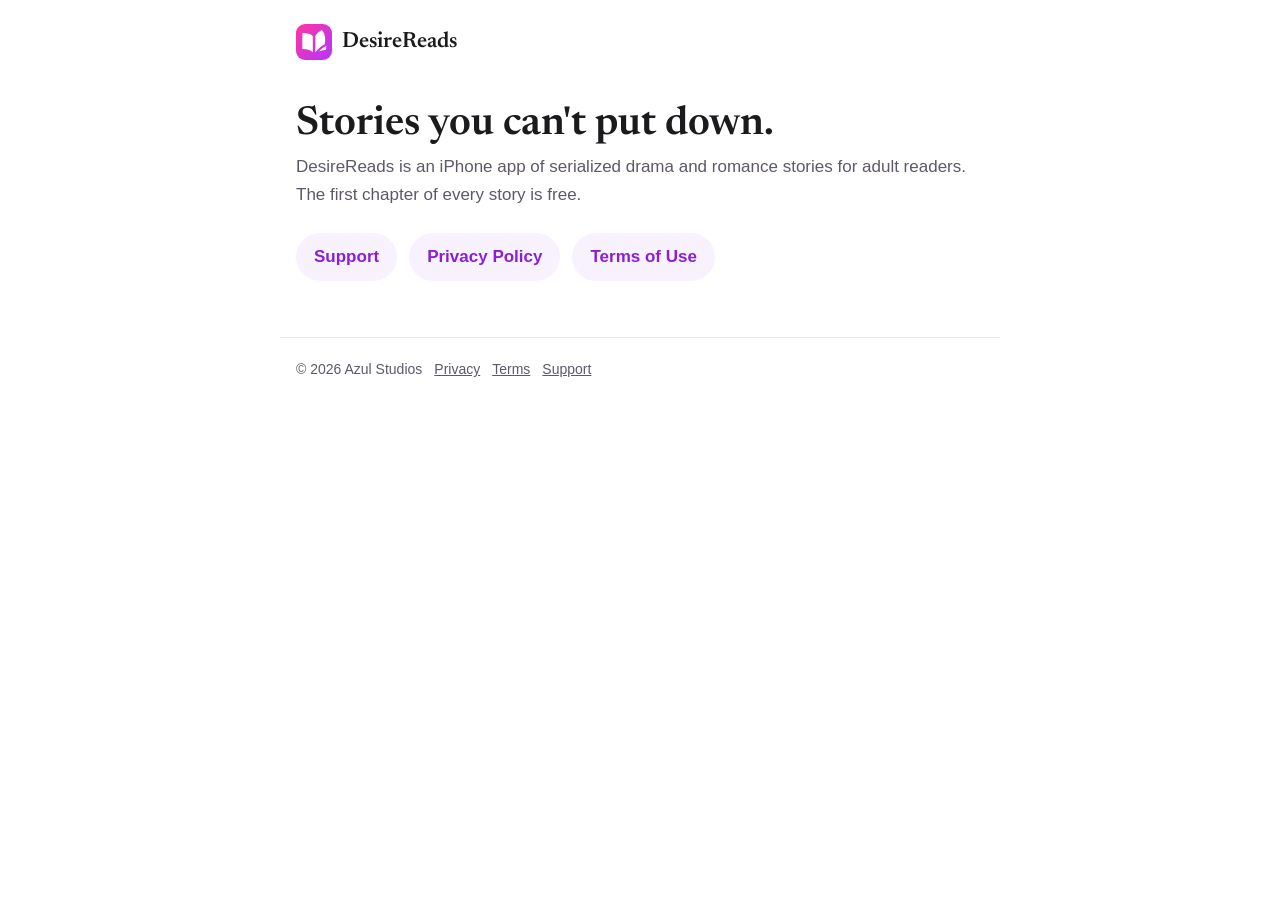
<file: index.html>
<!doctype html>
<html lang="en">
<head>
<meta charset="utf-8">
<meta name="viewport" content="width=device-width, initial-scale=1">
<title>DesireReads</title>
<meta name="description" content="DesireReads: serialized drama and romance stories for adult readers, from Azul Studios.">
<link rel="icon" href="icon.svg">
<link href="https://fonts.googleapis.com/css2?family=Newsreader:wght@600&display=swap" rel="stylesheet">
<link rel="stylesheet" href="style.css">
</head>
<body>
<header><a href="./"><img src="icon.svg" alt="">DesireReads</a></header>
<main>
<h1>Stories you can't put down.</h1>
<p class="meta">DesireReads is an iPhone app of serialized drama and romance stories for adult readers. The first chapter of every story is free.</p>
<nav class="links"><a href="support">Support</a><a href="privacy">Privacy Policy</a><a href="terms">Terms of Use</a></nav>
</main>
<footer>© 2026 Azul Studios<a href="privacy">Privacy</a><a href="terms">Terms</a><a href="support">Support</a></footer>
</body>
</html>
</file>
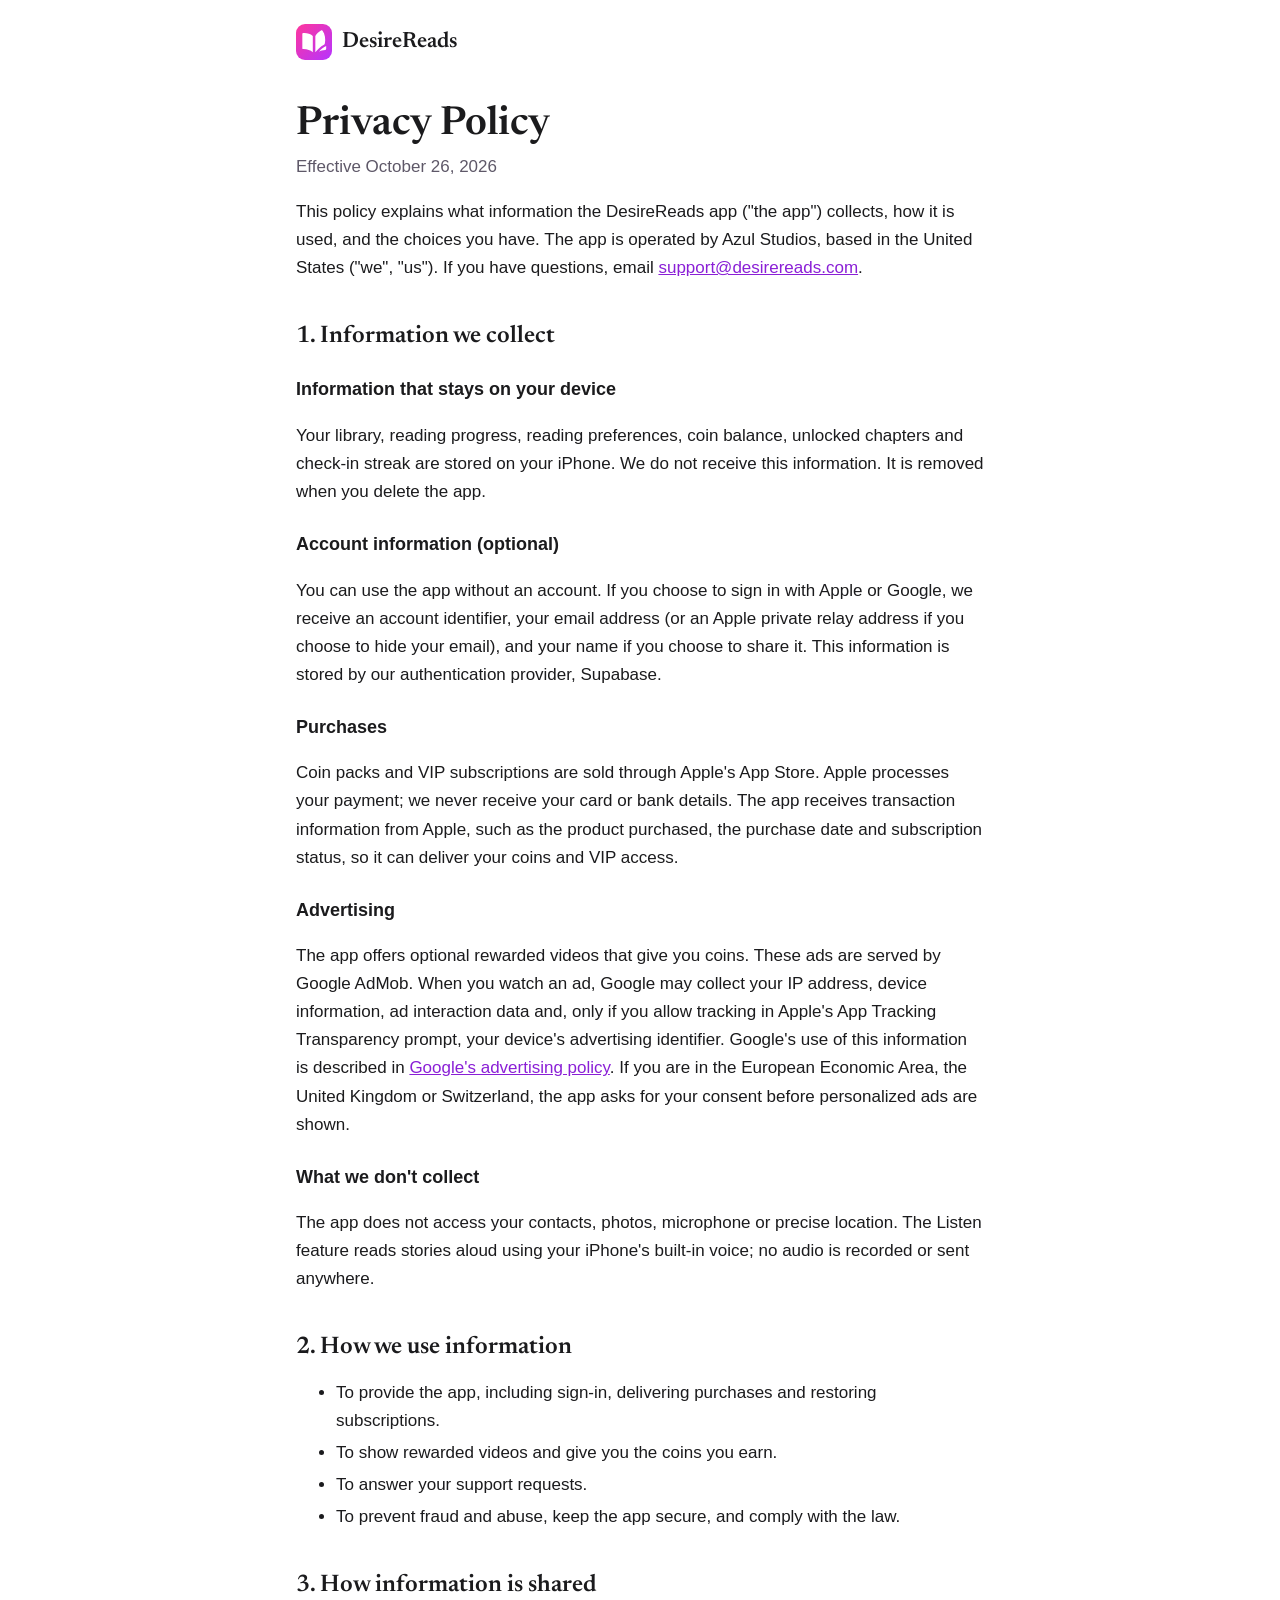
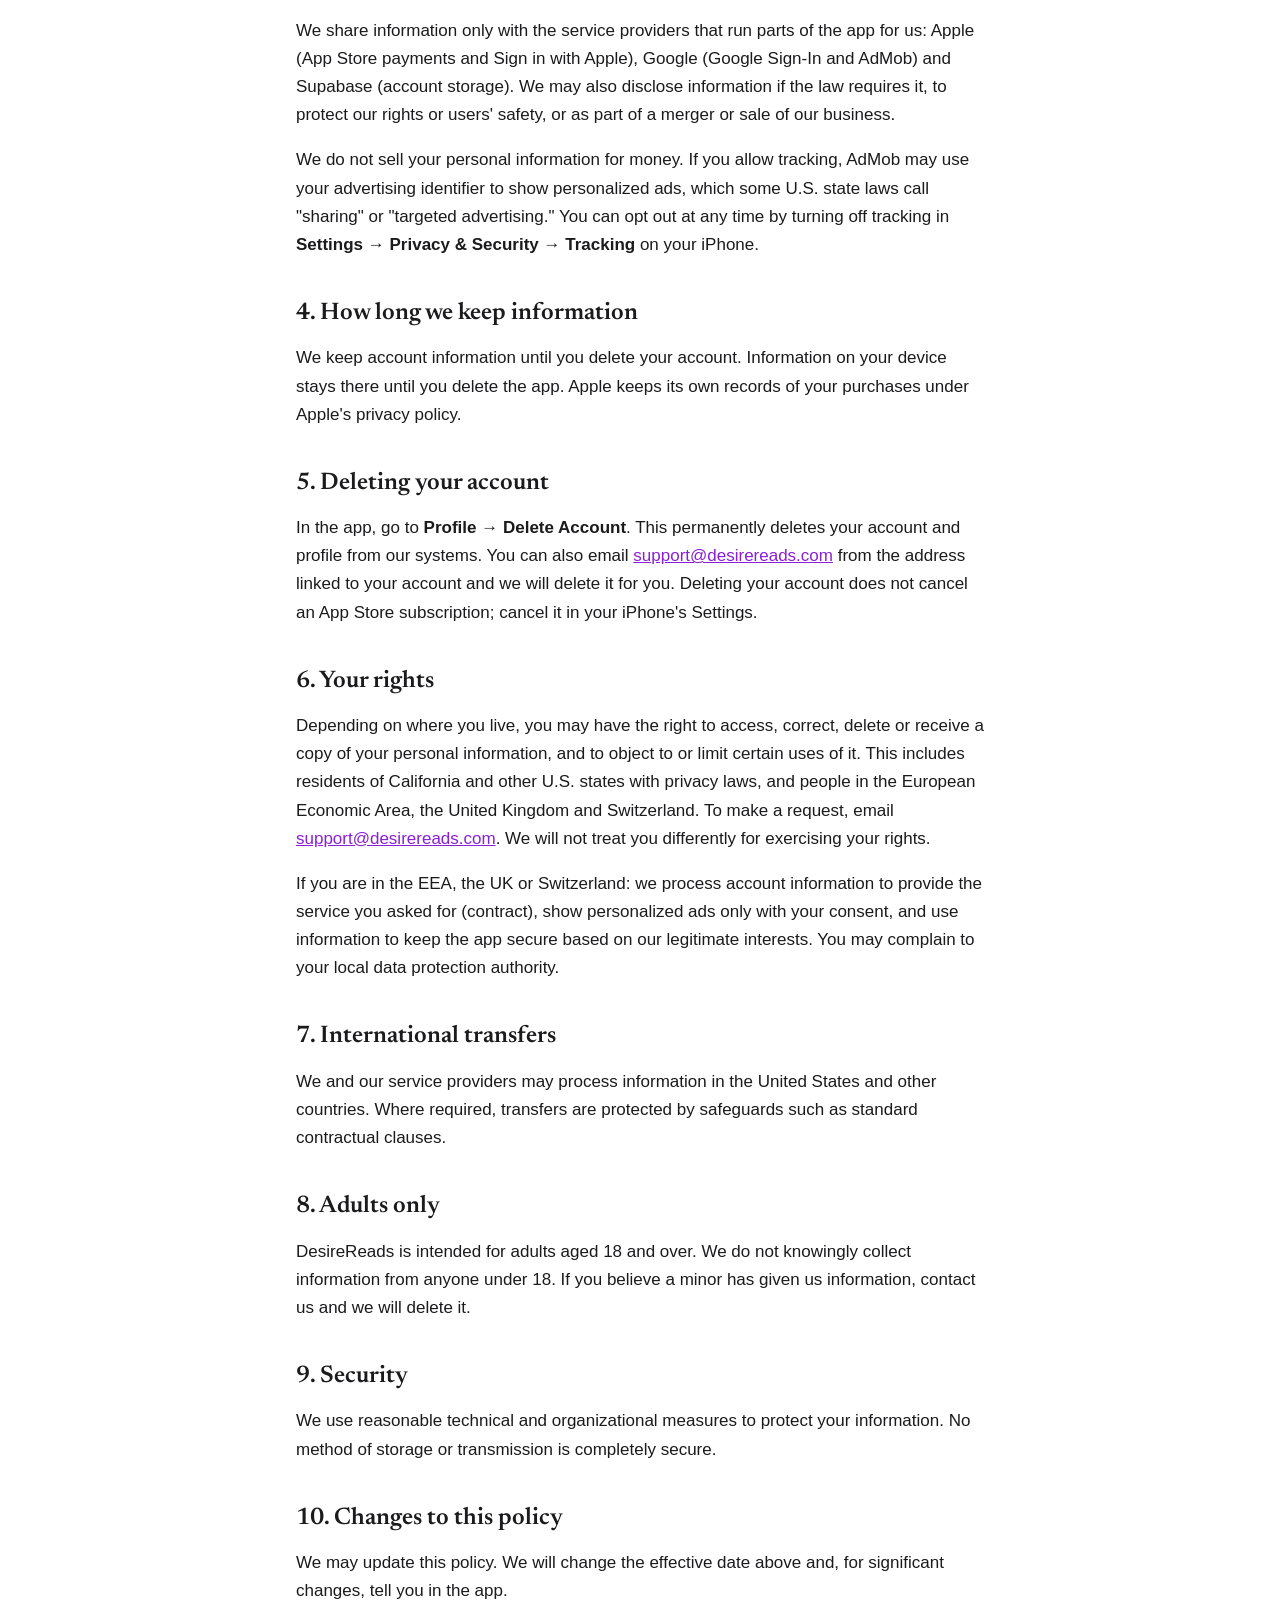
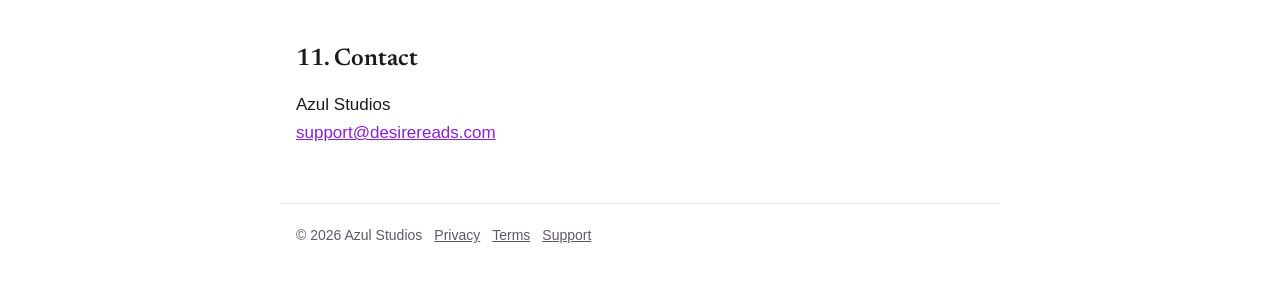
<file: privacy.html>
<!doctype html>
<html lang="en">
<head>
<meta charset="utf-8">
<meta name="viewport" content="width=device-width, initial-scale=1">
<title>DesireReads Privacy Policy</title>
<meta name="description" content="How the DesireReads app collects, uses and protects your information.">
<link rel="icon" href="icon.svg">
<link href="https://fonts.googleapis.com/css2?family=Newsreader:wght@600&display=swap" rel="stylesheet">
<link rel="stylesheet" href="style.css">
</head>
<body>
<header><a href="./"><img src="icon.svg" alt="">DesireReads</a></header>
<main>
<h1>Privacy Policy</h1>
<p class="meta">Effective October 26, 2026</p>

<p>This policy explains what information the DesireReads app ("the app") collects, how it is used, and the choices you have. The app is operated by Azul Studios, based in the United States ("we", "us"). If you have questions, email <a href="mailto:support@desirereads.com">support@desirereads.com</a>.</p>

<h2>1. Information we collect</h2>

<h3>Information that stays on your device</h3>
<p>Your library, reading progress, reading preferences, coin balance, unlocked chapters and check-in streak are stored on your iPhone. We do not receive this information. It is removed when you delete the app.</p>

<h3>Account information (optional)</h3>
<p>You can use the app without an account. If you choose to sign in with Apple or Google, we receive an account identifier, your email address (or an Apple private relay address if you choose to hide your email), and your name if you choose to share it. This information is stored by our authentication provider, Supabase.</p>

<h3>Purchases</h3>
<p>Coin packs and VIP subscriptions are sold through Apple's App Store. Apple processes your payment; we never receive your card or bank details. The app receives transaction information from Apple, such as the product purchased, the purchase date and subscription status, so it can deliver your coins and VIP access.</p>

<h3>Advertising</h3>
<p>The app offers optional rewarded videos that give you coins. These ads are served by Google AdMob. When you watch an ad, Google may collect your IP address, device information, ad interaction data and, only if you allow tracking in Apple's App Tracking Transparency prompt, your device's advertising identifier. Google's use of this information is described in <a href="https://policies.google.com/technologies/ads">Google's advertising policy</a>. If you are in the European Economic Area, the United Kingdom or Switzerland, the app asks for your consent before personalized ads are shown.</p>

<h3>What we don't collect</h3>
<p>The app does not access your contacts, photos, microphone or precise location. The Listen feature reads stories aloud using your iPhone's built-in voice; no audio is recorded or sent anywhere.</p>

<h2>2. How we use information</h2>
<ul>
<li>To provide the app, including sign-in, delivering purchases and restoring subscriptions.</li>
<li>To show rewarded videos and give you the coins you earn.</li>
<li>To answer your support requests.</li>
<li>To prevent fraud and abuse, keep the app secure, and comply with the law.</li>
</ul>

<h2>3. How information is shared</h2>
<p>We share information only with the service providers that run parts of the app for us: Apple (App Store payments and Sign in with Apple), Google (Google Sign-In and AdMob) and Supabase (account storage). We may also disclose information if the law requires it, to protect our rights or users' safety, or as part of a merger or sale of our business.</p>
<p>We do not sell your personal information for money. If you allow tracking, AdMob may use your advertising identifier to show personalized ads, which some U.S. state laws call "sharing" or "targeted advertising." You can opt out at any time by turning off tracking in <strong>Settings → Privacy &amp; Security → Tracking</strong> on your iPhone.</p>

<h2>4. How long we keep information</h2>
<p>We keep account information until you delete your account. Information on your device stays there until you delete the app. Apple keeps its own records of your purchases under Apple's privacy policy.</p>

<h2>5. Deleting your account</h2>
<p>In the app, go to <strong>Profile → Delete Account</strong>. This permanently deletes your account and profile from our systems. You can also email <a href="mailto:support@desirereads.com">support@desirereads.com</a> from the address linked to your account and we will delete it for you. Deleting your account does not cancel an App Store subscription; cancel it in your iPhone's Settings.</p>

<h2>6. Your rights</h2>
<p>Depending on where you live, you may have the right to access, correct, delete or receive a copy of your personal information, and to object to or limit certain uses of it. This includes residents of California and other U.S. states with privacy laws, and people in the European Economic Area, the United Kingdom and Switzerland. To make a request, email <a href="mailto:support@desirereads.com">support@desirereads.com</a>. We will not treat you differently for exercising your rights.</p>
<p>If you are in the EEA, the UK or Switzerland: we process account information to provide the service you asked for (contract), show personalized ads only with your consent, and use information to keep the app secure based on our legitimate interests. You may complain to your local data protection authority.</p>

<h2>7. International transfers</h2>
<p>We and our service providers may process information in the United States and other countries. Where required, transfers are protected by safeguards such as standard contractual clauses.</p>

<h2>8. Adults only</h2>
<p>DesireReads is intended for adults aged 18 and over. We do not knowingly collect information from anyone under 18. If you believe a minor has given us information, contact us and we will delete it.</p>

<h2>9. Security</h2>
<p>We use reasonable technical and organizational measures to protect your information. No method of storage or transmission is completely secure.</p>

<h2>10. Changes to this policy</h2>
<p>We may update this policy. We will change the effective date above and, for significant changes, tell you in the app.</p>

<h2>11. Contact</h2>
<p>Azul Studios<br><a href="mailto:support@desirereads.com">support@desirereads.com</a></p>
</main>
<footer>© 2026 Azul Studios<a href="privacy">Privacy</a><a href="terms">Terms</a><a href="support">Support</a></footer>
</body>
</html>
</file>
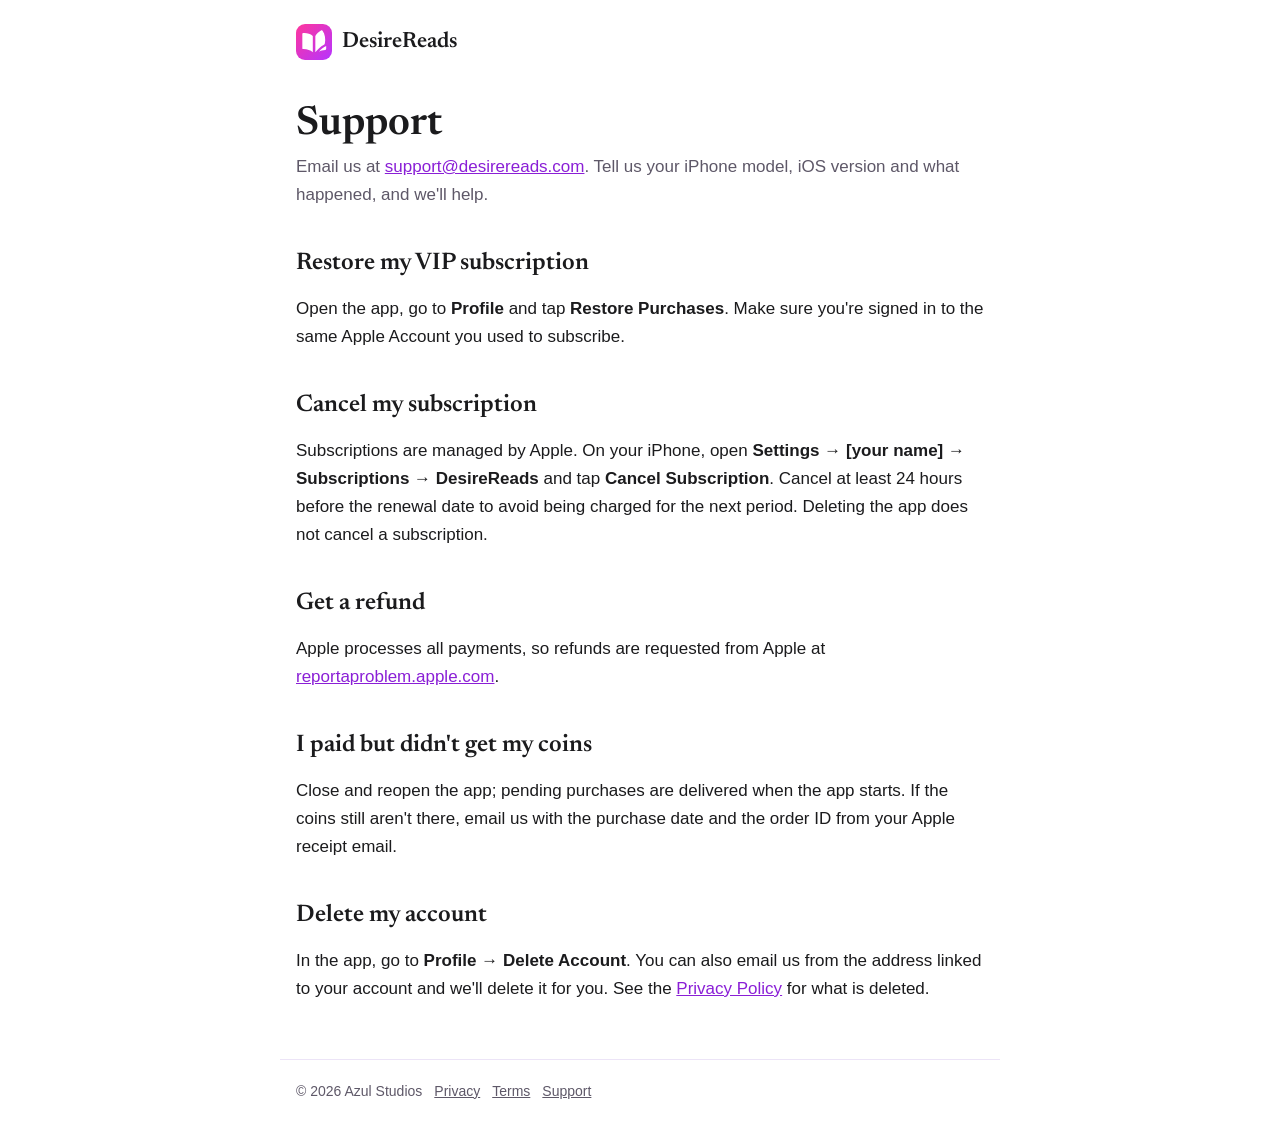
<file: support.html>
<!doctype html>
<html lang="en">
<head>
<meta charset="utf-8">
<meta name="viewport" content="width=device-width, initial-scale=1">
<title>DesireReads Support</title>
<meta name="description" content="Get help with DesireReads: purchases, subscriptions, coins and your account.">
<link rel="icon" href="icon.svg">
<link href="https://fonts.googleapis.com/css2?family=Newsreader:wght@600&display=swap" rel="stylesheet">
<link rel="stylesheet" href="style.css">
</head>
<body>
<header><a href="./"><img src="icon.svg" alt="">DesireReads</a></header>
<main>
<h1>Support</h1>
<p class="meta">Email us at <a href="mailto:support@desirereads.com">support@desirereads.com</a>. Tell us your iPhone model, iOS version and what happened, and we'll help.</p>

<h2>Restore my VIP subscription</h2>
<p>Open the app, go to <strong>Profile</strong> and tap <strong>Restore Purchases</strong>. Make sure you're signed in to the same Apple Account you used to subscribe.</p>

<h2>Cancel my subscription</h2>
<p>Subscriptions are managed by Apple. On your iPhone, open <strong>Settings → [your name] → Subscriptions → DesireReads</strong> and tap <strong>Cancel Subscription</strong>. Cancel at least 24 hours before the renewal date to avoid being charged for the next period. Deleting the app does not cancel a subscription.</p>

<h2>Get a refund</h2>
<p>Apple processes all payments, so refunds are requested from Apple at <a href="https://reportaproblem.apple.com">reportaproblem.apple.com</a>.</p>

<h2>I paid but didn't get my coins</h2>
<p>Close and reopen the app; pending purchases are delivered when the app starts. If the coins still aren't there, email us with the purchase date and the order ID from your Apple receipt email.</p>

<h2>Delete my account</h2>
<p>In the app, go to <strong>Profile → Delete Account</strong>. You can also email us from the address linked to your account and we'll delete it for you. See the <a href="privacy">Privacy Policy</a> for what is deleted.</p>
</main>
<footer>© 2026 Azul Studios<a href="privacy">Privacy</a><a href="terms">Terms</a><a href="support">Support</a></footer>
</body>
</html>
</file>
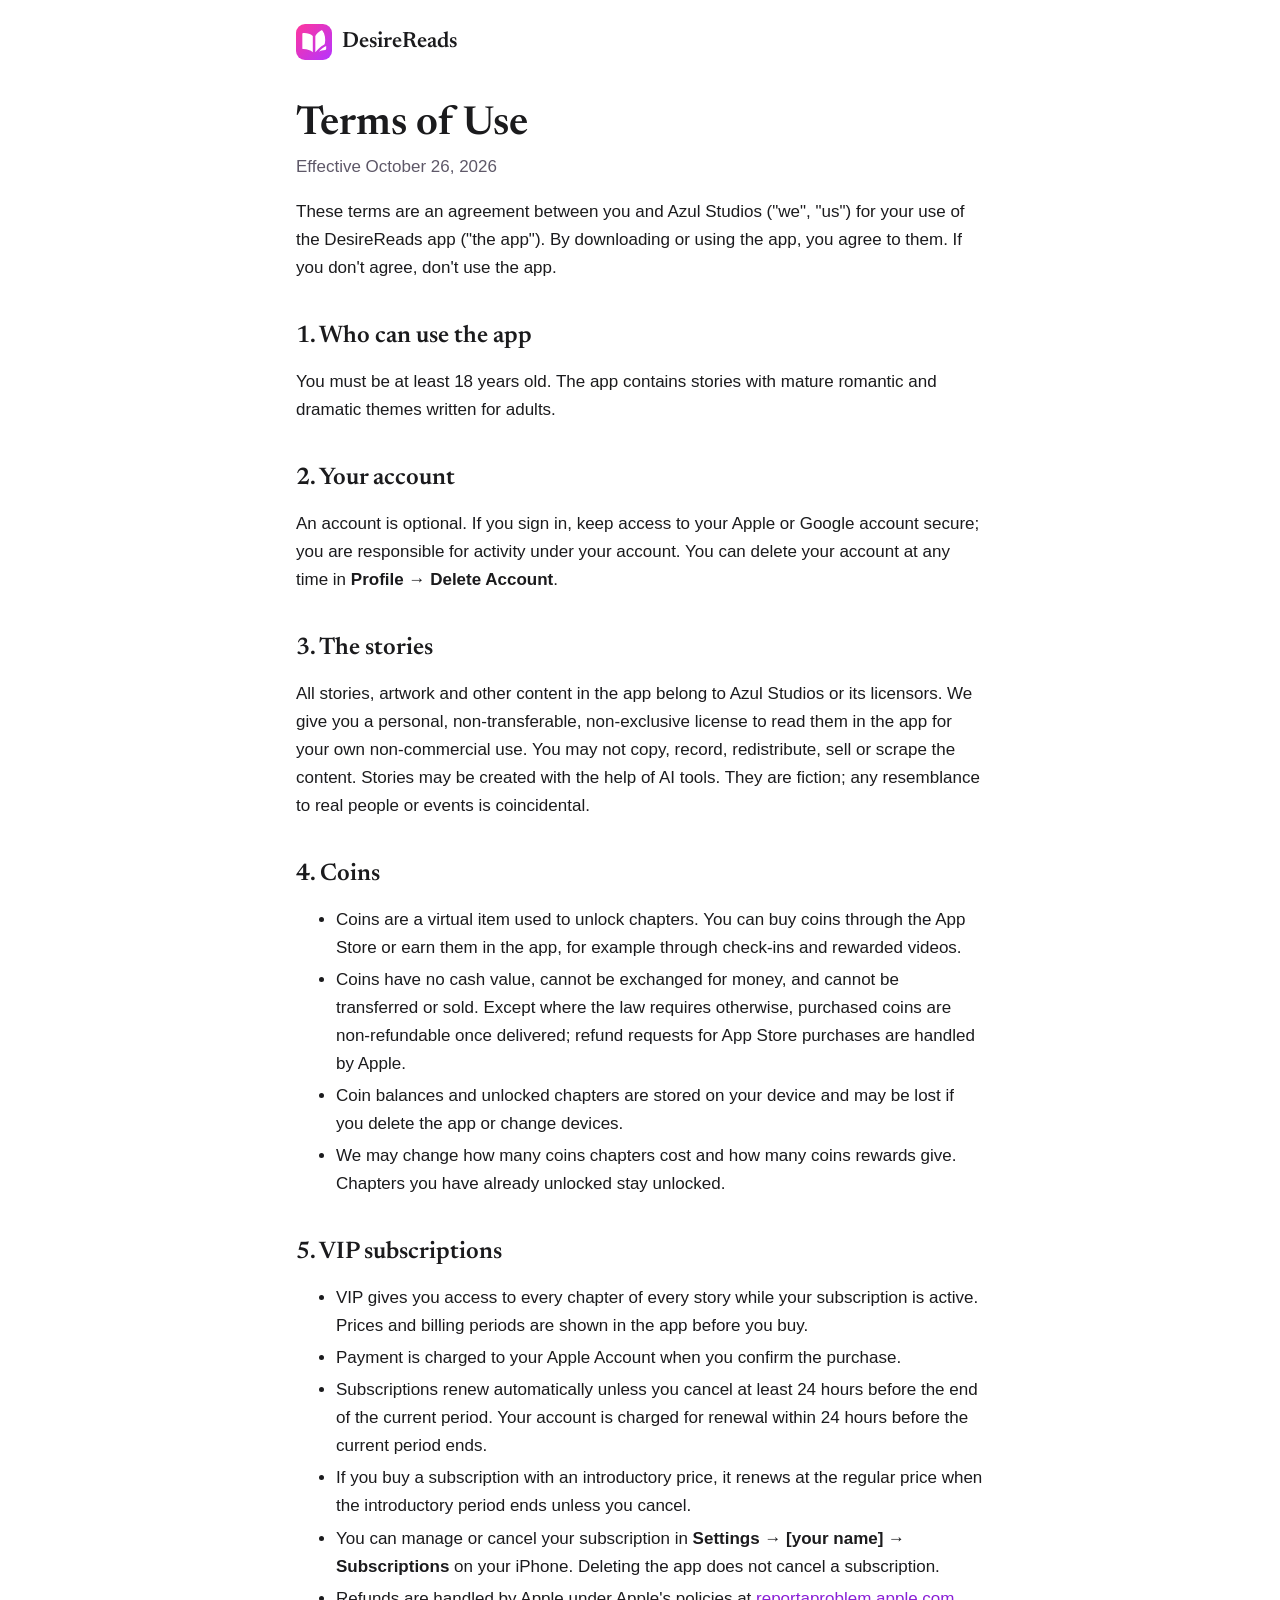
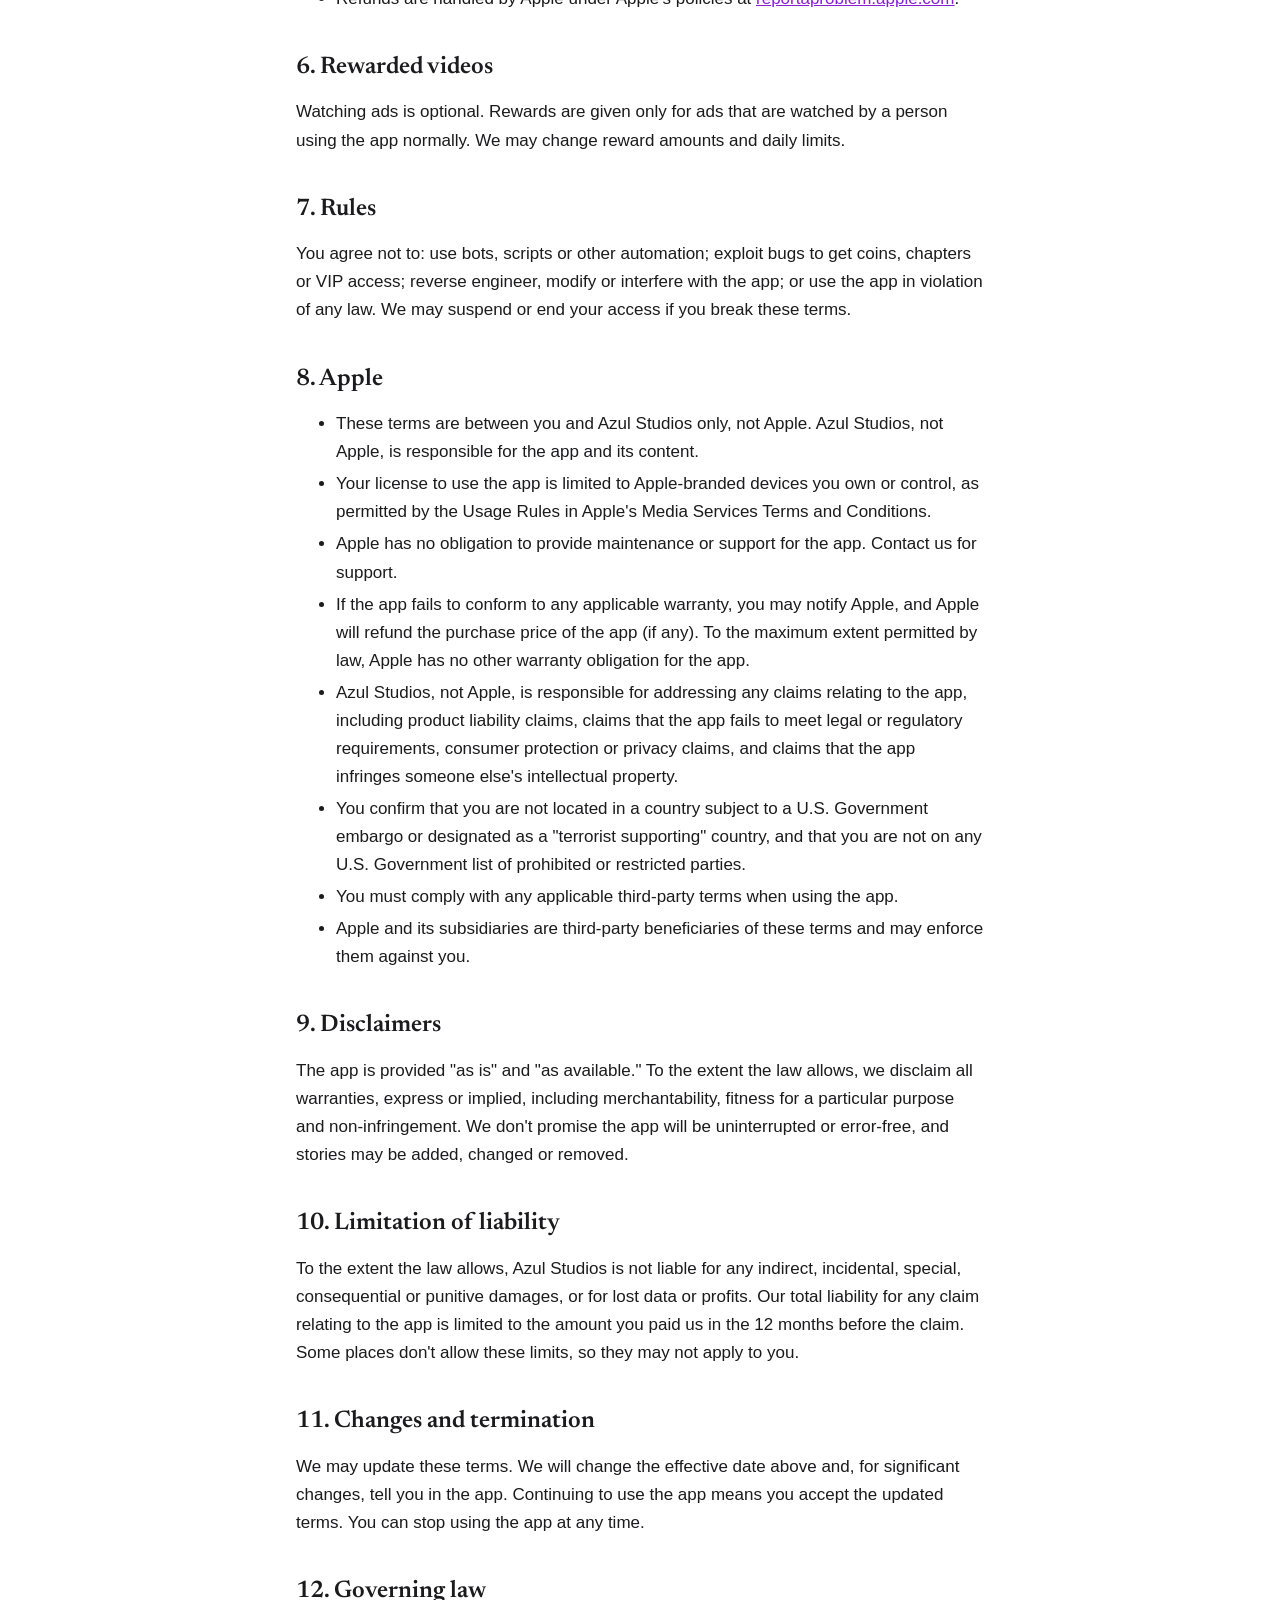
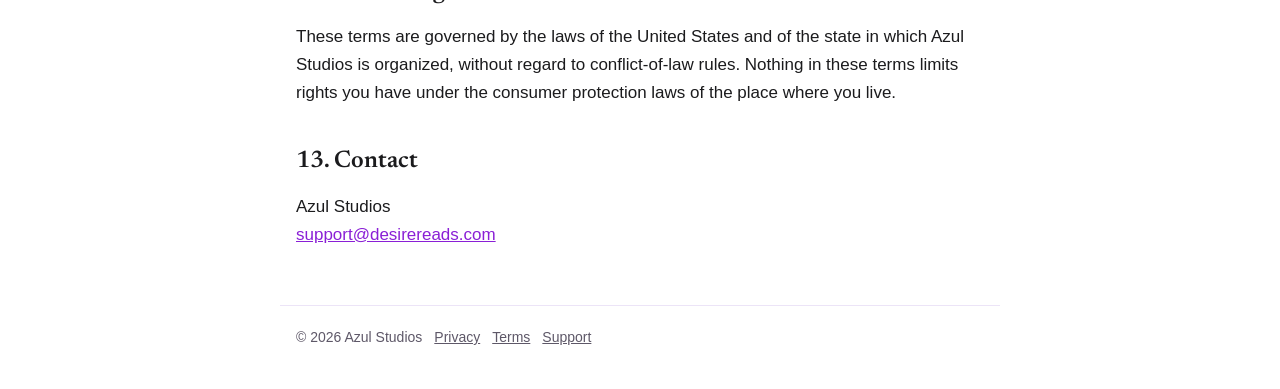
<file: terms.html>
<!doctype html>
<html lang="en">
<head>
<meta charset="utf-8">
<meta name="viewport" content="width=device-width, initial-scale=1">
<title>DesireReads Terms of Use</title>
<meta name="description" content="The terms for using the DesireReads app, coins and VIP subscriptions.">
<link rel="icon" href="icon.svg">
<link href="https://fonts.googleapis.com/css2?family=Newsreader:wght@600&display=swap" rel="stylesheet">
<link rel="stylesheet" href="style.css">
</head>
<body>
<header><a href="./"><img src="icon.svg" alt="">DesireReads</a></header>
<main>
<h1>Terms of Use</h1>
<p class="meta">Effective October 26, 2026</p>

<p>These terms are an agreement between you and Azul Studios ("we", "us") for your use of the DesireReads app ("the app"). By downloading or using the app, you agree to them. If you don't agree, don't use the app.</p>

<h2>1. Who can use the app</h2>
<p>You must be at least 18 years old. The app contains stories with mature romantic and dramatic themes written for adults.</p>

<h2>2. Your account</h2>
<p>An account is optional. If you sign in, keep access to your Apple or Google account secure; you are responsible for activity under your account. You can delete your account at any time in <strong>Profile → Delete Account</strong>.</p>

<h2>3. The stories</h2>
<p>All stories, artwork and other content in the app belong to Azul Studios or its licensors. We give you a personal, non-transferable, non-exclusive license to read them in the app for your own non-commercial use. You may not copy, record, redistribute, sell or scrape the content. Stories may be created with the help of AI tools. They are fiction; any resemblance to real people or events is coincidental.</p>

<h2>4. Coins</h2>
<ul>
<li>Coins are a virtual item used to unlock chapters. You can buy coins through the App Store or earn them in the app, for example through check-ins and rewarded videos.</li>
<li>Coins have no cash value, cannot be exchanged for money, and cannot be transferred or sold. Except where the law requires otherwise, purchased coins are non-refundable once delivered; refund requests for App Store purchases are handled by Apple.</li>
<li>Coin balances and unlocked chapters are stored on your device and may be lost if you delete the app or change devices.</li>
<li>We may change how many coins chapters cost and how many coins rewards give. Chapters you have already unlocked stay unlocked.</li>
</ul>

<h2>5. VIP subscriptions</h2>
<ul>
<li>VIP gives you access to every chapter of every story while your subscription is active. Prices and billing periods are shown in the app before you buy.</li>
<li>Payment is charged to your Apple Account when you confirm the purchase.</li>
<li>Subscriptions renew automatically unless you cancel at least 24 hours before the end of the current period. Your account is charged for renewal within 24 hours before the current period ends.</li>
<li>If you buy a subscription with an introductory price, it renews at the regular price when the introductory period ends unless you cancel.</li>
<li>You can manage or cancel your subscription in <strong>Settings → [your name] → Subscriptions</strong> on your iPhone. Deleting the app does not cancel a subscription.</li>
<li>Refunds are handled by Apple under Apple's policies at <a href="https://reportaproblem.apple.com">reportaproblem.apple.com</a>.</li>
</ul>

<h2>6. Rewarded videos</h2>
<p>Watching ads is optional. Rewards are given only for ads that are watched by a person using the app normally. We may change reward amounts and daily limits.</p>

<h2>7. Rules</h2>
<p>You agree not to: use bots, scripts or other automation; exploit bugs to get coins, chapters or VIP access; reverse engineer, modify or interfere with the app; or use the app in violation of any law. We may suspend or end your access if you break these terms.</p>

<h2>8. Apple</h2>
<ul>
<li>These terms are between you and Azul Studios only, not Apple. Azul Studios, not Apple, is responsible for the app and its content.</li>
<li>Your license to use the app is limited to Apple-branded devices you own or control, as permitted by the Usage Rules in Apple's Media Services Terms and Conditions.</li>
<li>Apple has no obligation to provide maintenance or support for the app. Contact us for support.</li>
<li>If the app fails to conform to any applicable warranty, you may notify Apple, and Apple will refund the purchase price of the app (if any). To the maximum extent permitted by law, Apple has no other warranty obligation for the app.</li>
<li>Azul Studios, not Apple, is responsible for addressing any claims relating to the app, including product liability claims, claims that the app fails to meet legal or regulatory requirements, consumer protection or privacy claims, and claims that the app infringes someone else's intellectual property.</li>
<li>You confirm that you are not located in a country subject to a U.S. Government embargo or designated as a "terrorist supporting" country, and that you are not on any U.S. Government list of prohibited or restricted parties.</li>
<li>You must comply with any applicable third-party terms when using the app.</li>
<li>Apple and its subsidiaries are third-party beneficiaries of these terms and may enforce them against you.</li>
</ul>

<h2>9. Disclaimers</h2>
<p>The app is provided "as is" and "as available." To the extent the law allows, we disclaim all warranties, express or implied, including merchantability, fitness for a particular purpose and non-infringement. We don't promise the app will be uninterrupted or error-free, and stories may be added, changed or removed.</p>

<h2>10. Limitation of liability</h2>
<p>To the extent the law allows, Azul Studios is not liable for any indirect, incidental, special, consequential or punitive damages, or for lost data or profits. Our total liability for any claim relating to the app is limited to the amount you paid us in the 12 months before the claim. Some places don't allow these limits, so they may not apply to you.</p>

<h2>11. Changes and termination</h2>
<p>We may update these terms. We will change the effective date above and, for significant changes, tell you in the app. Continuing to use the app means you accept the updated terms. You can stop using the app at any time.</p>

<h2>12. Governing law</h2>
<p>These terms are governed by the laws of the United States and of the state in which Azul Studios is organized, without regard to conflict-of-law rules. Nothing in these terms limits rights you have under the consumer protection laws of the place where you live.</p>

<h2>13. Contact</h2>
<p>Azul Studios<br><a href="mailto:support@desirereads.com">support@desirereads.com</a></p>
</main>
<footer>© 2026 Azul Studios<a href="privacy">Privacy</a><a href="terms">Terms</a><a href="support">Support</a></footer>
</body>
</html>
</file>
<file: style.css>
:root { --bg: #FFFFFF; --fg: #1B1B1D; --muted: #5E5868; --accent: #8A1FD6; --line: #ECE4F7; --surface: #F8F2FF; }
@media (prefers-color-scheme: dark) {
  :root { --bg: #0E0E0F; --fg: #F2EEF7; --muted: #A59FB0; --accent: #C45BFF; --line: #2A2530; --surface: #1B1B1D; }
}
* { box-sizing: border-box; }
body { margin: 0; background: var(--bg); color: var(--fg); font: 17px/1.65 -apple-system, BlinkMacSystemFont, "Segoe UI", Roboto, sans-serif; }
header, main, footer { max-width: 720px; margin: 0 auto; padding: 0 16px; }
header { padding-top: 24px; }
header a { display: inline-flex; align-items: center; gap: 10px; color: inherit; text-decoration: none; font: 600 22px/1 Newsreader, Georgia, serif; }
header img { width: 36px; height: 36px; border-radius: 9px; }
h1, h2 { font-family: Newsreader, Georgia, serif; font-weight: 600; line-height: 1.2; }
h1 { font-size: 40px; margin: 32px 0 4px; }
h2 { font-size: 24px; margin: 40px 0 8px; }
h3 { font-size: 18px; margin: 24px 0 4px; }
a { color: var(--accent); }
li { margin: 4px 0; }
.meta { color: var(--muted); margin-top: 0; }
.links { display: flex; flex-wrap: wrap; gap: 12px; margin: 24px 0; }
.links a { padding: 10px 18px; border-radius: 999px; background: var(--surface); text-decoration: none; font-weight: 600; }
footer { color: var(--muted); font-size: 14px; border-top: 1px solid var(--line); margin-top: 56px; padding-top: 20px; padding-bottom: 40px; }
footer a { color: inherit; margin-left: 12px; }
</file>
